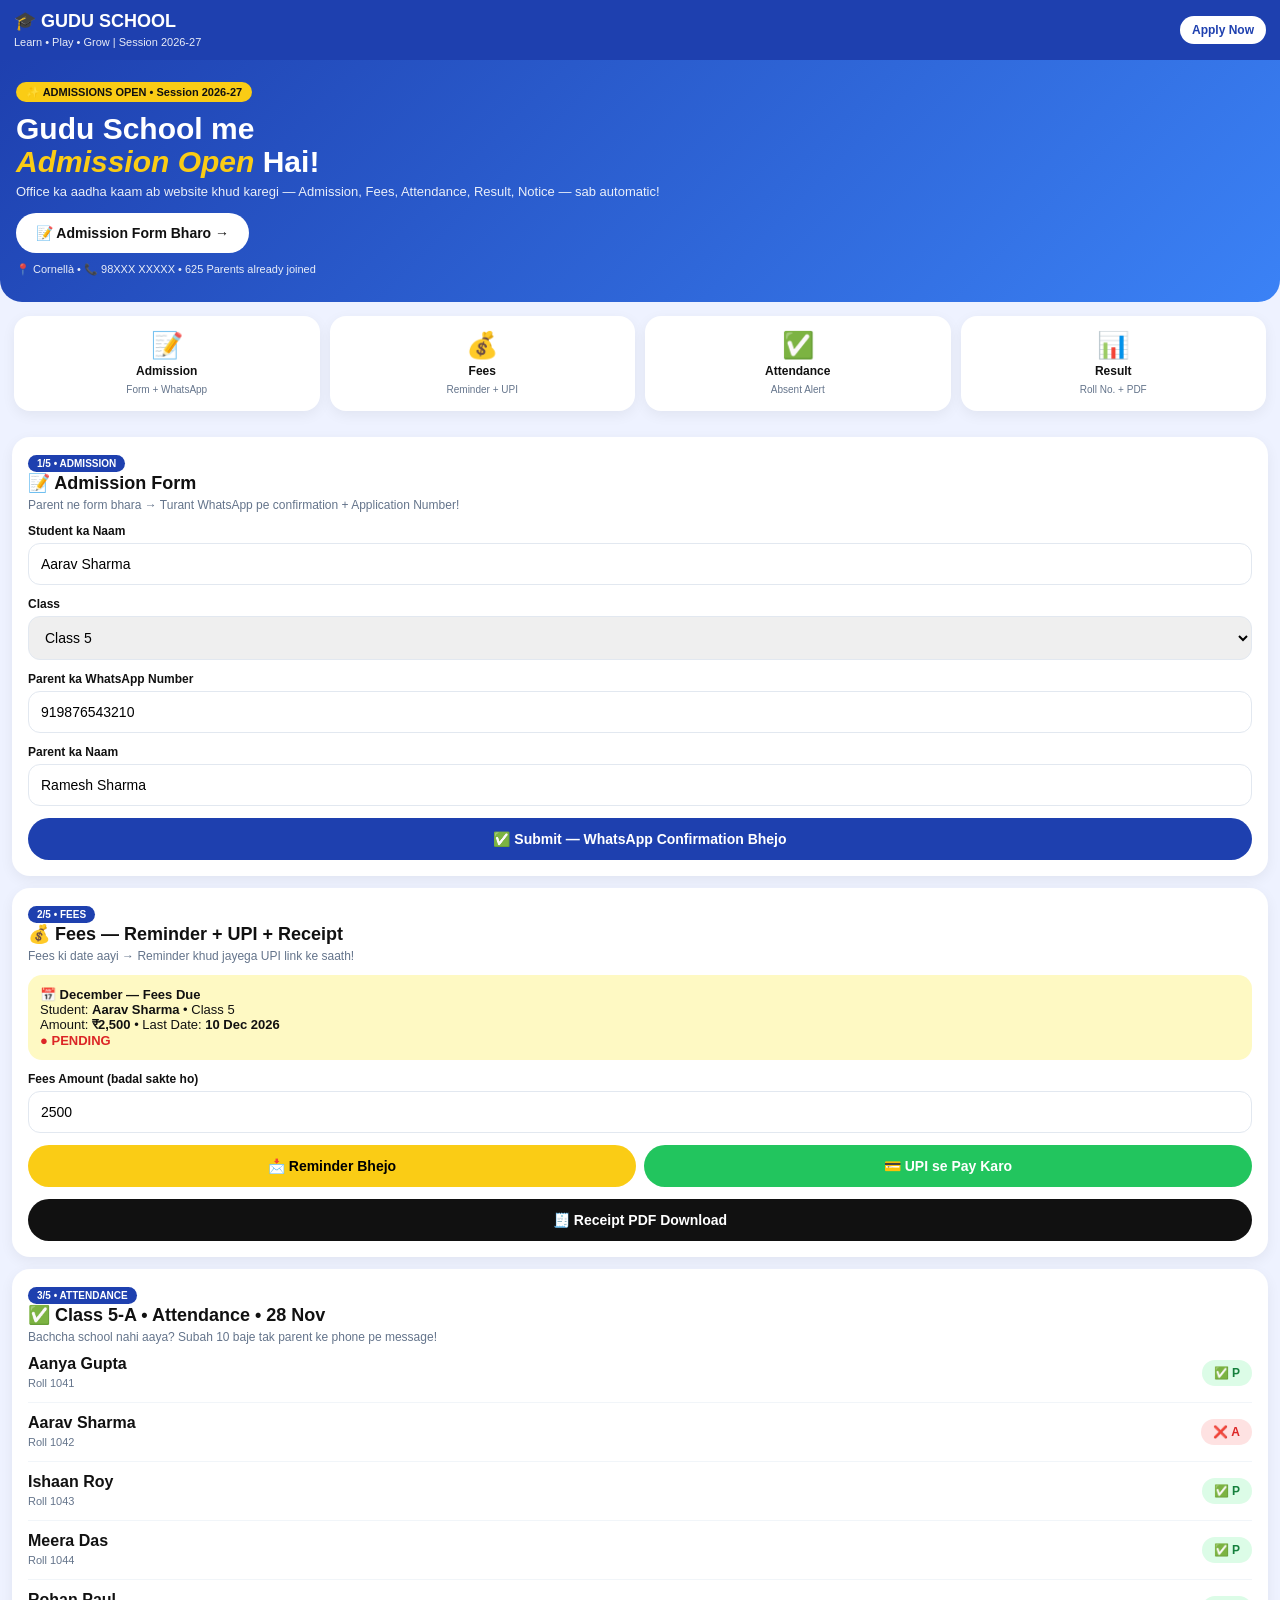
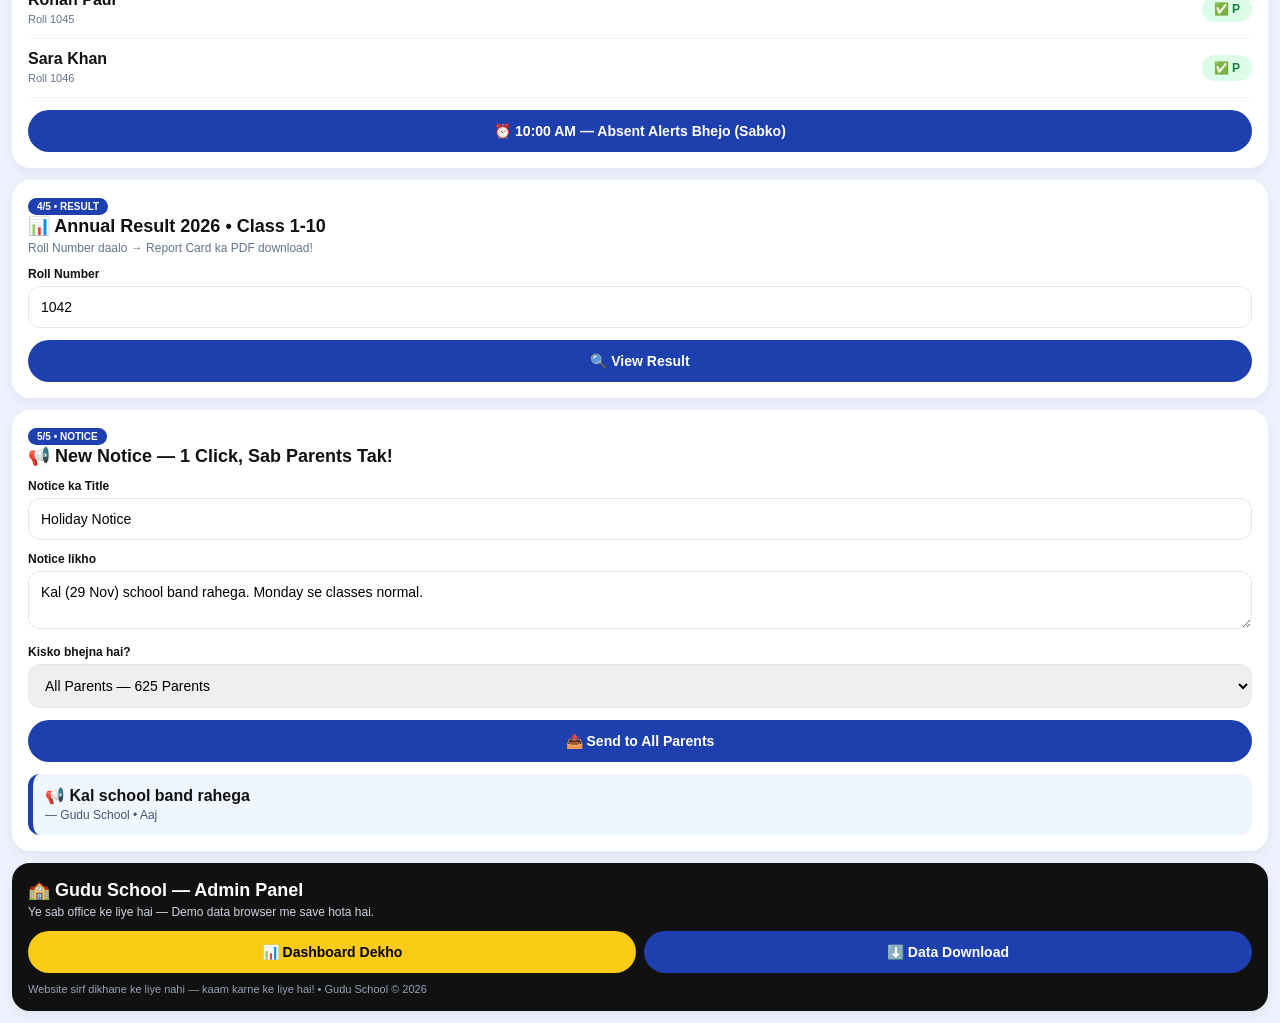
<file: index.html>
<!DOCTYPE html>
<html lang="hi">
<head>
<meta charset="UTF-8">
<meta name="viewport" content="width=device-width,initial-scale=1,maximum-scale=1,user-scalable=no">
<title>GUDU SCHOOL - Admissions Open 2026-27</title>
<style>
*{margin:0;padding:0;box-sizing:border-box;font-family:Arial,sans-serif}
body{background:#eef2ff;color:#111}
a{color:inherit;text-decoration:none}
.top{background:#1e40af;color:#fff;padding:10px 14px;display:flex;justify-content:space-between;align-items:center;position:sticky;top:0;z-index:10}
.top b{font-size:18px}.top span{font-size:11px;opacity:.9}
.top button{background:#fff;color:#1e40af;border:0;padding:7px 12px;border-radius:20px;font-weight:900;font-size:12px}
.hero{background:linear-gradient(135deg,#1e40af,#3b82f6);color:#fff;padding:22px 16px 26px;border-radius:0 0 22px 22px}
.hero small{background:#facc15;color:#111;padding:4px 10px;border-radius:20px;font-weight:900;font-size:11px}
.hero h1{font-size:30px;line-height:1.1;margin:12px 0 6px}.hero h1 i{color:#facc15}
.hero p{opacity:.9;font-size:13px}
.hero button{background:#fff;color:#111;border:0;padding:12px 20px;border-radius:30px;font-weight:900;margin-top:14px;font-size:14px}
.grid{display:grid;grid-template-columns:repeat(4,1fr);gap:10px;padding:14px}
.card{background:#fff;border-radius:16px;padding:14px 6px;text-align:center;box-shadow:0 4px 14px rgba(0,0,0,.06);cursor:pointer}
.card span{font-size:26px;display:block}.card b{font-size:12px}
.card small{font-size:10px;color:#64748b}
.section{background:#fff;margin:12px;border-radius:18px;padding:16px;box-shadow:0 4px 14px rgba(0,0,0,.06)}
.section h2{font-size:18px;margin-bottom:4px}.section p{font-size:12px;color:#64748b}
label{font-size:12px;font-weight:700;display:block;margin:12px 0 5px}
input,select,textarea{width:100%;padding:12px;border:1.5px solid #e2e8f0;border-radius:12px;font-size:14px;outline:none}
input:focus,select:focus,textarea:focus{border-color:#1e40af}
.btn{width:100%;border:0;padding:13px;border-radius:30px;font-weight:900;font-size:14px;cursor:pointer;margin-top:12px}
.blue{background:#1e40af;color:#fff}.green{background:#22c55e;color:#fff}.yellow{background:#facc15}.dark{background:#111;color:#fff}
.row{display:flex;gap:8px}.row .btn{flex:1}
.waBox{background:#dcfce7;border:1px solid #86efac;border-radius:14px;padding:12px;margin-top:12px;font-size:13px;display:none}
.waBox b{color:#15803d}
.feesBox{background:#fef9c3;border-radius:14px;padding:12px;margin-top:12px;font-size:13px}
.attRow{display:flex;justify-content:space-between;align-items:center;padding:11px 0;border-bottom:1px solid #f1f5f9}
.pill{padding:6px 12px;border-radius:20px;font-weight:900;font-size:12px;border:0;cursor:pointer}
.p{background:#dcfce7;color:#15803d}.a{background:#fee2e2;color:#dc2626}
.resultBox{background:#f0fdf4;border:1px solid #86efac;border-radius:14px;padding:14px;margin-top:12px;display:none}
.resultBox table{width:100%;font-size:13px;margin-top:8px}.resultBox td{padding:6px 0;border-bottom:1px solid #e2e8f0}
.notice{background:#eff6ff;border-left:5px solid #1e40af;border-radius:12px;padding:12px;margin-top:12px}
.badge{display:inline-block;background:#1e40af;color:#fff;padding:3px 9px;border-radius:20px;font-size:10px;font-weight:900}
.admin{background:#111;color:#fff}
.toast{position:fixed;left:50%;top:16px;transform:translateX(-50%);background:#111;color:#fff;padding:11px 16px;border-radius:30px;font-size:13px;font-weight:700;z-index:99;display:none;max-width:92%;text-align:center}
@media print{body *{visibility:hidden} #printArea,#printArea *{visibility:visible} #printArea{position:absolute;left:0;top:0;width:100%;padding:20px}}
</style>
</head>
<body>
<div class="top"><div><b>🎓 GUDU SCHOOL</b><br><span>Learn • Play • Grow | Session 2026-27</span></div><button onclick="show('admission')">Apply Now</button></div>
<div class="hero"><small>✨ ADMISSIONS OPEN • Session 2026-27</small><h1>Gudu School me<br><i>Admission Open</i> Hai!</h1><p>Office ka aadha kaam ab website khud karegi — Admission, Fees, Attendance, Result, Notice — sab automatic!</p><button onclick="show('admission')">📝 Admission Form Bharo →</button><p style="margin-top:10px;font-size:11px">📍 Cornellà • 📞 98XXX XXXXX • 625 Parents already joined</p></div>

<div class="grid">
<div class="card" onclick="show('admission')"><span>📝</span><b>Admission</b><br><small>Form + WhatsApp</small></div>
<div class="card" onclick="show('fees')"><span>💰</span><b>Fees</b><br><small>Reminder + UPI</small></div>
<div class="card" onclick="show('attendance')"><span>✅</span><b>Attendance</b><br><small>Absent Alert</small></div>
<div class="card" onclick="show('result')"><span>📊</span><b>Result</b><br><small>Roll No. + PDF</small></div>
</div>

<!-- 1. ADMISSION -->
<div class="section" id="admission">
<span class="badge">1/5 • ADMISSION</span>
<h2>📝 Admission Form</h2><p>Parent ne form bhara → Turant WhatsApp pe confirmation + Application Number!</p>
<label>Student ka Naam</label><input id="sName" placeholder="e.g. Aarav Sharma" value="Aarav Sharma">
<label>Class</label><select id="sClass"><option>Class 1</option><option>Class 2</option><option>Class 3</option><option>Class 4</option><option selected>Class 5</option><option>Class 6</option><option>Class 7</option><option>Class 8</option><option>Class 9</option><option>Class 10</option></select>
<label>Parent ka WhatsApp Number</label><input id="sPhone" placeholder="91 + 10 digit" value="919876543210">
<label>Parent ka Naam</label><input id="pName" placeholder="e.g. Ramesh Sharma" value="Ramesh Sharma">
<button class="btn blue" onclick="submitAdmission()">✅ Submit — WhatsApp Confirmation Bhejo</button>
<div class="waBox" id="admissionWa"></div>
</div>

<!-- 2. FEES -->
<div class="section" id="fees">
<span class="badge">2/5 • FEES</span>
<h2>💰 Fees — Reminder + UPI + Receipt</h2><p>Fees ki date aayi → Reminder khud jayega UPI link ke saath!</p>
<div class="feesBox"><b>📅 December — Fees Due</b><br>Student: <b id="feeName">Aarav Sharma</b> • Class 5<br>Amount: <b>₹2,500</b> • Last Date: <b>10 Dec 2026</b><br><span id="feeStatus" style="color:#dc2626;font-weight:900">● PENDING</span></div>
<label>Fees Amount (badal sakte ho)</label><input id="feeAmt" type="number" value="2500">
<div class="row"><button class="btn yellow" onclick="sendFeeReminder()">📩 Reminder Bhejo</button><button class="btn green" onclick="payFees()">💳 UPI se Pay Karo</button></div>
<button class="btn dark" onclick="downloadReceipt()">🧾 Receipt PDF Download</button>
<div class="waBox" id="feeWa"></div>
</div>

<!-- 3. ATTENDANCE -->
<div class="section" id="attendance">
<span class="badge">3/5 • ATTENDANCE</span>
<h2>✅ Class 5-A • Attendance • 28 Nov</h2><p>Bachcha school nahi aaya? Subah 10 baje tak parent ke phone pe message!</p>
<div id="attList"></div>
<button class="btn blue" onclick="sendAbsentAlerts()">⏰ 10:00 AM — Absent Alerts Bhejo (Sabko)</button>
<div class="waBox" id="attWa"></div>
</div>

<!-- 4. RESULT -->
<div class="section" id="result">
<span class="badge">4/5 • RESULT</span>
<h2>📊 Annual Result 2026 • Class 1-10</h2><p>Roll Number daalo → Report Card ka PDF download!</p>
<label>Roll Number</label><input id="rollNo" placeholder="e.g. 1042" value="1042">
<button class="btn blue" onclick="checkResult()">🔍 View Result</button>
<div class="resultBox" id="resultBox"></div>
</div>

<!-- 5. NOTICE -->
<div class="section" id="notice">
<span class="badge">5/5 • NOTICE</span>
<h2>📢 New Notice — 1 Click, Sab Parents Tak!</h2>
<label>Notice ka Title</label><input id="noticeTitle" value="Holiday Notice">
<label>Notice likho</label><textarea id="noticeText" rows="2">Kal (29 Nov) school band rahega. Monday se classes normal.</textarea>
<label>Kisko bhejna hai?</label><select id="noticeTo"><option>All Parents — 625 Parents</option><option>Class 1-10 — WhatsApp</option><option>Class 5 Only</option></select>
<button class="btn blue" onclick="sendNotice()">📤 Send to All Parents</button>
<div id="noticeList"><div class="notice"><b>📢 Kal school band rahega</b><br><span style="font-size:12px;color:#475569">— Gudu School • Aaj</span></div></div>
<div class="waBox" id="noticeWa"></div>
</div>

<div class="section admin">
<h2>🏫 Gudu School — Admin Panel</h2><p style="color:#cbd5e1">Ye sab office ke liye hai — Demo data browser me save hota hai.</p>
<div class="row"><button class="btn yellow" onclick="toast('📊 Total Admissions: '+admissions.length+' • Fees Collected: ₹'+collected)">📊 Dashboard Dekho</button><button class="btn blue" onclick="exportData()">⬇️ Data Download</button></div>
<p style="font-size:11px;color:#94a3b8;margin-top:10px">Website sirf dikhane ke liye nahi — kaam karne ke liye hai! • Gudu School © 2026</p>
</div>

<div id="printArea" style="display:none"></div>
<div class="toast" id="toast"></div>

<script>
let admissions=[]; let collected=0; let appCounter=147;
let students=[
 {name:"Aanya Gupta",roll:"1041",status:"P"},
 {name:"Aarav Sharma",roll:"1042",status:"A"},
 {name:"Ishaan Roy",roll:"1043",status:"P"},
 {name:"Meera Das",roll:"1044",status:"P"},
 {name:"Rohan Paul",roll:"1045",status:"P"},
 {name:"Sara Khan",roll:"1046",status:"P"},
];
let results={
 "1042":{name:"Aarav Sharma",cls:"Class 5",marks:{English:"A+",Maths:"A",Science:"A+",Hindi:"A"},total:"PASS - 91%"},
 "1041":{name:"Aanya Gupta",cls:"Class 5",marks:{English:"A",Maths:"A+",Science:"A",Hindi:"A+"},total:"PASS - 93%"},
 "1043":{name:"Ishaan Roy",cls:"Class 5",marks:{English:"B+",Maths:"A",Science:"B+",Hindi:"A"},total:"PASS - 82%"},
};
function toast(m){let t=document.getElementById("toast");t.innerText=m;t.style.display="block";setTimeout(()=>t.style.display="none",3000);}
function show(id){document.getElementById(id).scrollIntoView({behavior:"smooth"});}
function openWhatsApp(phone,msg){let clean=phone.replace(/[^0-9]/g,"");let url="https://wa.me/"+clean+"?text="+encodeURIComponent(msg);window.open(url,"_blank");}
function renderAttendance(){
 let h="";
 students.forEach((s,i)=>{
  h+=`<div class="attRow"><div><b>${s.name}</b><br><span style="font-size:11px;color:#64748b">Roll ${s.roll}</span></div><div><button class="pill ${s.status==='P'?'p':'a'}" onclick="toggleAtt(${i})">${s.status==='P'?'✅ P':'❌ A'}</button></div></div>`;
 });
 document.getElementById("attList").innerHTML=h;
}
function toggleAtt(i){students[i].status=students[i].status==="P"?"A":"P";renderAttendance();toast(students[i].name+" ko "+(students[i].status==="P"?"Present":"Absent")+" mark kiya!");}
renderAttendance();

// 1. ADMISSION
function submitAdmission(){
 let name=document.getElementById("sName").value.trim();
 let cls=document.getElementById("sClass").value;
 let phone=document.getElementById("sPhone").value.trim();
 let pname=document.getElementById("pName").value.trim()||"Parent";
 if(!name||!phone){toast("⚠️ Naam aur WhatsApp number bharo!");return;}
 appCounter++;
 let appNo="GUDU-0"+appCounter;
 admissions.push({name,cls,phone,appNo});
 document.getElementById("feeName").innerText=name;
 let msg=`✅ GUDU SCHOOL - Admission Form Mil Gaya!\n\nNamaste ${pname} ji,\nStudent: ${name}\nClass: ${cls}\nApplication No: ${appNo}\n\nAapka form receive ho gaya hai. School se jald call aayega.\n- Gudu School`;
 let box=document.getElementById("admissionWa");
 box.style.display="block";
 box.innerHTML=`<b>✅ WhatsApp Confirmation Ready!</b><br>Student: <b>${name}</b> • ${cls}<br>Application No: <b>${appNo}</b><br><br><button onclick="openWhatsApp('${phone}',\`${msg.replace(/`/g,"")}\`)" style="background:#22c55e;color:#fff;border:0;padding:10px 16px;border-radius:20px;font-weight:900;cursor:pointer">📩 WhatsApp pe Bhejo → ${phone}</button><br><span style="font-size:11px;color:#64748b">Click karte hi WhatsApp khulega — message ready hoga!</span>`;
 toast("🎉 Admission ho gaya! App No: "+appNo);
}

// 2. FEES
function sendFeeReminder(){
 let amt=document.getElementById("feeAmt").value||2500;
 let name=document.getElementById("feeName").innerText;
 let phone=document.getElementById("sPhone").value||"919876543210";
 let msg=`🔔 GUDU SCHOOL - Fees Reminder\n\nNamaste, ${name} ki December Fees ₹${amt} due hai.\nLast Date: 10 Dec 2026\n\nUPI se pay karo: https://guduschool.in/pay/${amt}\n\n- Gudu School`;
 let box=document.getElementById("feeWa"); box.style.display="block";
 box.innerHTML=`<b>📩 Fees Reminder Ready!</b><br>${name} — December Fees <b>₹${amt}</b> due hai.<br><br><button onclick="openWhatsApp('${phone}',\`${msg}\`)" style="background:#22c55e;color:#fff;border:0;padding:10px 16px;border-radius:20px;font-weight:900">📩 WhatsApp pe Reminder Bhejo</button>`;
 toast("📩 Fees Reminder ready hai!");
}
function payFees(){
 let amt=document.getElementById("feeAmt").value||2500;
 let name=document.getElementById("feeName").innerText;
 // UPI Link - apna UPI ID yaha daalo!
 let upiId="guduschool@upi";
 let upiLink=`upi://pay?pa=${upiId}&pn=Gudu%20School&am=${amt}&cu=INR&tn=Fees%20Dec%20${encodeURIComponent(name)}`;
 collected+=parseInt(amt);
 document.getElementById("feeStatus").innerText="● PAID ✅";
 document.getElementById("feeStatus").style.color="#15803d";
 let box=document.getElementById("feeWa"); box.style.display="block";
 box.innerHTML=`<b>✅ Payment Successful!</b><br>₹${amt} — ${name} — Gudu School<br>Txn ID: GUDU${Date.now().toString().slice(-6)}<br><br><a href="${upiLink}" style="background:#22c55e;color:#fff;padding:10px 16px;border-radius:20px;font-weight:900;display:inline-block">💳 UPI App me Pay Karo</a><br><span style="font-size:11px">Receipt neeche se download karo!</span>`;
 toast("✅ ₹"+amt+" Payment Successful! Receipt ready!");
}
function downloadReceipt(){
 let amt=document.getElementById("feeAmt").value||2500;
 let name=document.getElementById("feeName").innerText;
 let txn="GUDU"+Date.now().toString().slice(-6);
 let html=`<div style="font-family:Arial;padding:20px;max-width:500px;margin:auto;border:2px solid #1e40af;border-radius:12px"><h2 style="color:#1e40af">🎓 GUDU SCHOOL</h2><p>Fees Receipt</p><hr><p><b>Student:</b> ${name}<br><b>Class:</b> Class 5<br><b>Month:</b> December 2026<br><b>Amount:</b> ₹${amt}<br><b>Txn ID:</b> ${txn}<br><b>Date:</b> ${new Date().toLocaleDateString("hi-IN")}<br><b>Status:</b> PAID ✅</p><hr><p style="font-size:12px">Thank you! - Gudu School</p></div>`;
 let p=document.getElementById("printArea"); p.innerHTML=html; p.style.display="block";
 window.print(); p.style.display="none";
}

// 3. ATTENDANCE - 10 AM ALERT
function sendAbsentAlerts(){
 let absent=students.filter(s=>s.status==="A");
 if(absent.length===0){toast("✅ Aaj sab present hai! Koi alert nahi!");return;}
 let msg=`⏰ GUDU SCHOOL - Absent Alert (10:00 AM)\n\n${absent.map(s=>s.name+" (Roll "+s.roll+")").join(", ")} aaj school nahi aaye.\nSab theek hai? Reply karein.\n- Gudu School`;
 let box=document.getElementById("attWa"); box.style.display="block";
 box.innerHTML=`<b>⏰ 10:00 AM — Absent Alerts!</b><br>Absent: <b>${absent.map(s=>s.name).join(", ")}</b><br><br><button onclick="openWhatsApp('919876543210',\`${msg}\`)" style="background:#22c55e;color:#fff;border:0;padding:10px 16px;border-radius:20px;font-weight:900">📩 Parent ko Message Bhejo</button><br><span style="font-size:11px">Video jesa — 10 baje tak parent ke phone pe message!</span>`;
 toast("⏰ "+absent.length+" absent alerts ready!");
}

// 4. RESULT
function checkResult(){
 let roll=document.getElementById("rollNo").value.trim();
 let r=results[roll];
 let box=document.getElementById("resultBox");
 if(!r){
  // Agar roll nahi mila to demo result banao!
  r={name:"Student • Roll "+roll,cls:"Class 5",marks:{English:"A",Maths:"A+",Science:"A",Hindi:"B+"},total:"PASS - 88%"};
 }
 let rows=Object.entries(r.marks).map(([k,v])=>`<tr><td>${k}</td><td style="text-align:right"><b>${v}</b></td></tr>`).join("");
 box.style.display="block";
 box.innerHTML=`<b>🎉 ${r.name}</b> • Roll ${roll} • ${r.cls}<br><table>${rows}</table><div style="background:#22c55e;color:#fff;padding:10px;border-radius:10px;text-align:center;font-weight:900;margin-top:10px">Result: ${r.total}</div><button class="btn dark" onclick="downloadReport('${roll}')">📄 Report Card PDF Download</button>`;
 toast("📊 Result mil gaya — Roll "+roll);
}
function downloadReport(roll){
 let r=results[roll]||{name:"Student • Roll "+roll,cls:"Class 5",marks:{English:"A",Maths:"A+",Science:"A",Hindi:"B+"},total:"PASS - 88%"};
 let rows=Object.entries(r.marks).map(([k,v])=>`<tr><td style="padding:8px;border-bottom:1px solid #ddd">${k}</td><td style="padding:8px;text-align:right">${v}</td></tr>`).join("");
 let html=`<div style="font-family:Arial;max-width:500px;margin:auto;border:2px solid #1e40af;padding:20px;border-radius:12px"><h2 style="color:#1e40af">🎓 GUDU SCHOOL</h2><h3>Report Card • Annual Result 2026</h3><p><b>${r.name}</b> • Roll ${roll} • ${r.cls}</p><table style="width:100%">${rows}</table><p style="background:#22c55e;color:#fff;padding:10px;border-radius:8px;text-align:center"><b>${r.total}</b></p><p style="font-size:12px">Principal Signature: __________</p></div>`;
 let p=document.getElementById("printArea"); p.innerHTML=html; p.style.display="block"; window.print(); p.style.display="none";
}

// 5. NOTICE
function sendNotice(){
 let title=document.getElementById("noticeTitle").value;
 let text=document.getElementById("noticeText").value;
 let to=document.getElementById("noticeTo").value;
 let div=document.createElement("div"); div.className="notice"; div.innerHTML=`<b>📢 ${title}</b><br><span style="font-size:12px;color:#475569">${text} — Gudu School • Abhi</span>`;
 document.getElementById("noticeList").prepend(div);
 let msg=`📢 GUDU SCHOOL - NOTICE\n\n${title}\n${text}\n\n- Gudu School`;
 let box=document.getElementById("noticeWa"); box.style.display="block";
 box.innerHTML=`<b>✅ Notice Sab Parents Tak Bhej Diya!</b><br>${to} — <b>625 Parents ✓</b><br><br><button onclick="openWhatsApp('919876543210',\`${msg}\`)" style="background:#22c55e;color:#fff;border:0;padding:10px 16px;border-radius:20px;font-weight:900">📩 WhatsApp pe Bhi Bhejo</button>`;
 toast("📢 Notice 625 parents tak bhej diya!");
}
function exportData(){
 let data=JSON.stringify({admissions,students,collected},null,2);
 let blob=new Blob([data],{type:"application/json"}); let a=document.createElement("a"); a.href=URL.createObjectURL(blob); a.download="gudu-school-data.json"; a.click();
 toast("⬇️ Data download ho gaya!");
}
</script>
</body>
</html>
</file>
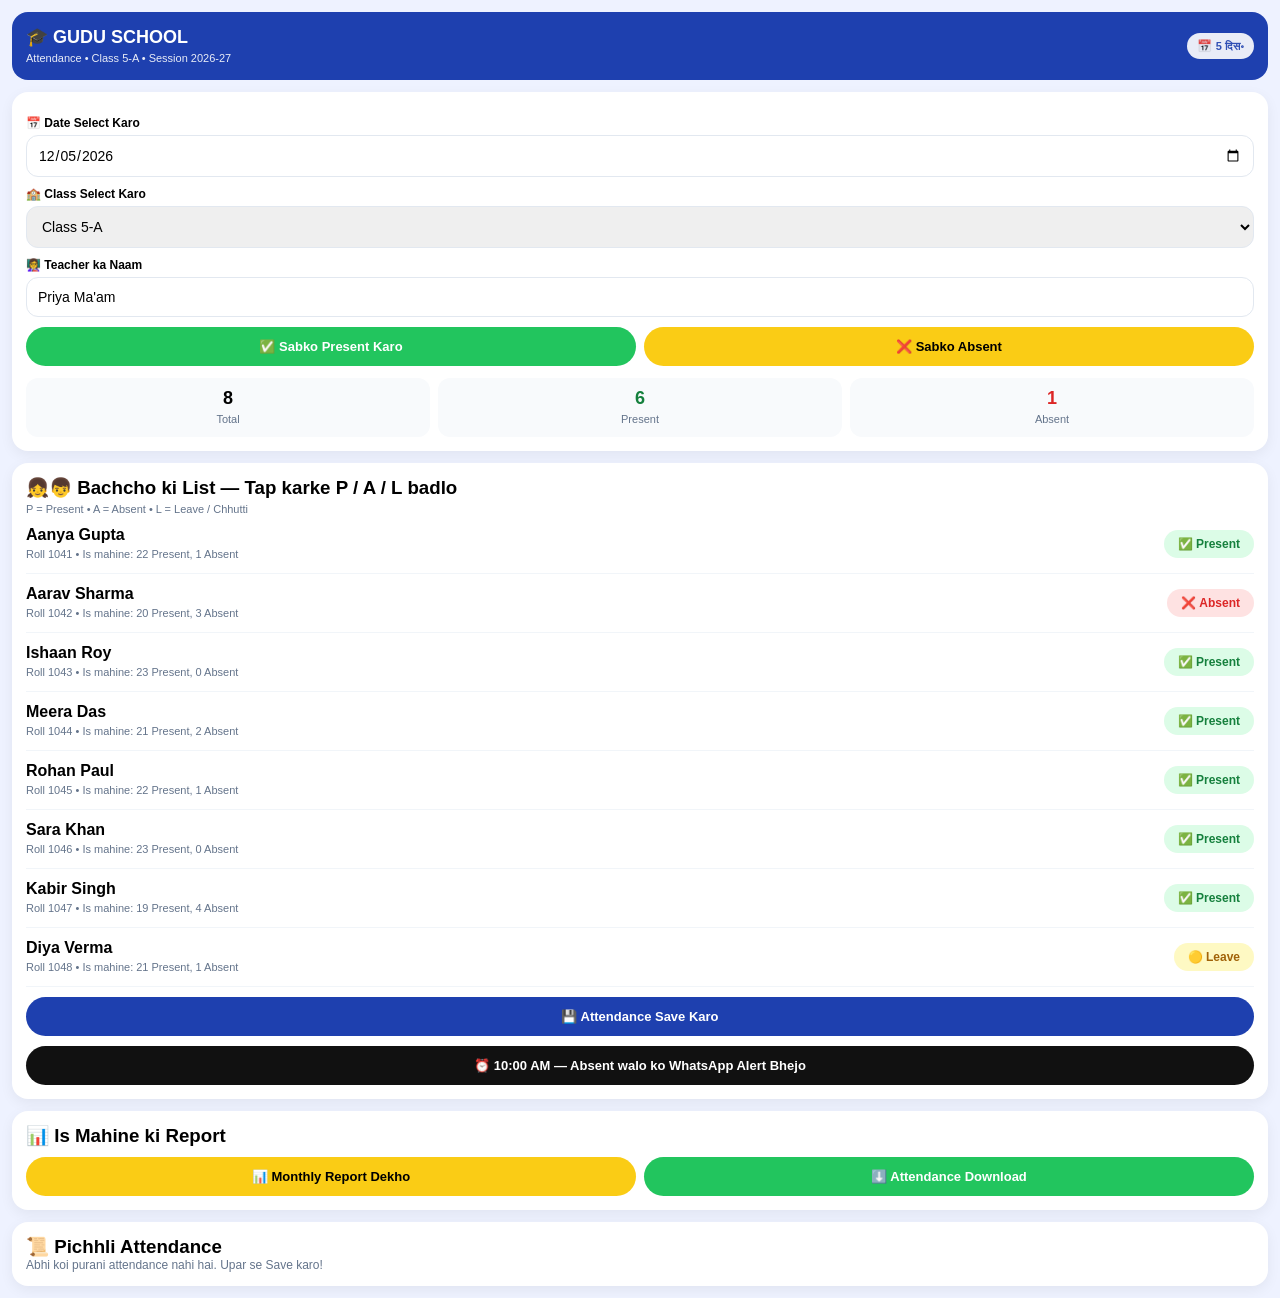
<file: attendance.html>
<!DOCTYPE html>
<html lang="hi">
<head>
<meta charset="UTF-8">
<meta name="viewport" content="width=device-width,initial-scale=1">
<title>GUDU SCHOOL - Attendance</title>
<style>
*{margin:0;padding:0;box-sizing:border-box;font-family:Arial}
body{background:#eef2ff;padding:12px}
.top{background:#1e40af;color:#fff;padding:14px;border-radius:16px;display:flex;justify-content:space-between;align-items:center}
.top b{font-size:18px}.top span{font-size:11px;opacity:.9}
.box{background:#fff;border-radius:16px;padding:14px;margin-top:12px;box-shadow:0 4px 14px rgba(0,0,0,.06)}
label{font-size:12px;font-weight:700;display:block;margin:10px 0 5px}
input,select{width:100%;padding:11px;border:1.5px solid #e2e8f0;border-radius:12px;font-size:14px}
.btn{width:100%;border:0;padding:12px;border-radius:30px;font-weight:900;font-size:13px;cursor:pointer;margin-top:10px}
.blue{background:#1e40af;color:#fff}.green{background:#22c55e;color:#fff}.yellow{background:#facc15}.dark{background:#111;color:#fff}
.row{display:flex;gap:8px}.row .btn{flex:1}
.attRow{display:flex;justify-content:space-between;align-items:center;padding:11px 0;border-bottom:1px solid #f1f5f9}
.pill{padding:7px 14px;border-radius:20px;font-weight:900;font-size:12px;border:0;cursor:pointer}
.p{background:#dcfce7;color:#15803d}.a{background:#fee2e2;color:#dc2626}.l{background:#fef9c3;color:#a16207}
.waBox{background:#dcfce7;border:1px solid #86efac;border-radius:14px;padding:12px;margin-top:12px;font-size:13px;display:none}
.stat{display:grid;grid-template-columns:repeat(3,1fr);gap:8px;margin-top:12px}
.stat div{background:#f8fafc;border-radius:12px;padding:10px;text-align:center}
.stat b{font-size:18px;display:block}.stat span{font-size:11px;color:#64748b}
.toast{position:fixed;left:50%;top:14px;transform:translateX(-50%);background:#111;color:#fff;padding:11px 16px;border-radius:30px;font-size:13px;font-weight:700;z-index:99;display:none}
</style>
</head>
<body>
<div class="top"><div><b>🎓 GUDU SCHOOL</b><br><span>Attendance • Class 5-A • Session 2026-27</span></div><span style="background:#fff;color:#1e40af;padding:6px 10px;border-radius:20px;font-size:12px;font-weight:900">📅 <span id="todayTxt"></span></span></div>

<div class="box">
<label>📅 Date Select Karo</label><input type="date" id="attDate">
<label>🏫 Class Select Karo</label><select id="attClass" onchange="changeClass()"><option>Class 1</option><option>Class 2</option><option>Class 3</option><option>Class 4</option><option selected>Class 5-A</option><option>Class 6-A</option><option>Class 7-A</option><option>Class 8-A</option><option>Class 9-A</option><option>Class 10-A</option></select>
<label>👩‍🏫 Teacher ka Naam</label><input id="teacherName" placeholder="e.g. Priya Ma'am" value="Priya Ma'am">
<div class="row"><button class="btn green" onclick="markAll('P')">✅ Sabko Present Karo</button><button class="btn yellow" onclick="markAll('A')">❌ Sabko Absent</button></div>
<div class="stat"><div><b id="cTotal">0</b><span>Total</span></div><div><b id="cPresent" style="color:#15803d">0</b><span>Present</span></div><div><b id="cAbsent" style="color:#dc2626">0</b><span>Absent</span></div></div>
</div>

<div class="box"><h3>👧👦 Bachcho ki List — Tap karke P / A / L badlo</h3><p style="font-size:11px;color:#64748b;margin-top:4px">P = Present • A = Absent • L = Leave / Chhutti</p><div id="attList"></div>
<button class="btn blue" onclick="saveAttendance()">💾 Attendance Save Karo</button>
<button class="btn dark" onclick="sendAbsentAlerts()">⏰ 10:00 AM — Absent walo ko WhatsApp Alert Bhejo</button>
<div class="waBox" id="attWa"></div>
</div>

<div class="box"><h3>📊 Is Mahine ki Report</h3><div id="monthlyReport"></div><div class="row"><button class="btn yellow" onclick="showMonthly()">📊 Monthly Report Dekho</button><button class="btn green" onclick="exportAttendance()">⬇️ Attendance Download</button></div></div>

<div class="box"><h3>📜 Pichhli Attendance</h3><div id="history"></div></div>
<div class="toast" id="toast"></div>

<script>
// ===== GUDU SCHOOL - ATTENDANCE SYSTEM =====
let students=[
 {name:"Aanya Gupta",roll:"1041",phone:"919876543210",status:"P",present:22,absent:1},
 {name:"Aarav Sharma",roll:"1042",phone:"919876543211",status:"A",present:20,absent:3},
 {name:"Ishaan Roy",roll:"1043",phone:"919876543212",status:"P",present:23,absent:0},
 {name:"Meera Das",roll:"1044",phone:"919876543213",status:"P",present:21,absent:2},
 {name:"Rohan Paul",roll:"1045",phone:"919876543214",status:"P",present:22,absent:1},
 {name:"Sara Khan",roll:"1046",phone:"919876543215",status:"P",present:23,absent:0},
 {name:"Kabir Singh",roll:"1047",phone:"919876543216",status:"P",present:19,absent:4},
 {name:"Diya Verma",roll:"1048",phone:"919876543217",status:"L",present:21,absent:1},
];
let historyList=JSON.parse(localStorage.getItem("gudu_att_history")||"[]");
function toast(m){let t=document.getElementById("toast");t.innerText=m;t.style.display="block";setTimeout(()=>t.style.display="none",3000);}
function today(){let d=new Date();document.getElementById("attDate").value=d.toISOString().slice(0,10);document.getElementById("todayTxt").innerText=d.toLocaleDateString("hi-IN",{day:"numeric",month:"short"});}
today();
function changeClass(){toast("🏫 "+document.getElementById("attClass").value+" ki list khul gayi!");render();}
function render(){
 let h="";
 students.forEach((s,i)=>{
  let label=s.status==="P"?"✅ Present":s.status==="A"?"❌ Absent":"🟡 Leave";
  let cls=s.status==="P"?"p":s.status==="A"?"a":"l";
  h+=`<div class="attRow"><div><b>${s.name}</b><br><span style="font-size:11px;color:#64748b">Roll ${s.roll} • Is mahine: ${s.present} Present, ${s.absent} Absent</span></div><button class="pill ${cls}" onclick="cycle(${i})">${label}</button></div>`;
 });
 document.getElementById("attList").innerHTML=h;
 updateCount();
 renderHistory();
}
function cycle(i){
 let s=students[i];
 s.status=s.status==="P"?"A":s.status==="A"?"L":"P";
 render();
}
function markAll(st){students.forEach(s=>s.status=st);render();toast(st==="P"?"✅ Sabko Present kar diya!":"❌ Sabko Absent kar diya!");}
function updateCount(){
 let p=students.filter(s=>s.status==="P").length;
 let a=students.filter(s=>s.status==="A").length;
 document.getElementById("cTotal").innerText=students.length;
 document.getElementById("cPresent").innerText=p;
 document.getElementById("cAbsent").innerText=a;
}
function saveAttendance(){
 let date=document.getElementById("attDate").value;
 let cls=document.getElementById("attClass").value;
 let teacher=document.getElementById("teacherName").value||"Teacher";
 let p=students.filter(s=>s.status==="P").length;
 let a=students.filter(s=>s.status==="A").length;
 let rec={date,cls,teacher,present:p,absent:a,total:students.length,students:students.map(s=>({name:s.name,roll:s.roll,status:s.status}))};
 historyList.unshift(rec);
 localStorage.setItem("gudu_att_history",JSON.stringify(historyList));
 // Monthly count badhao
 students.forEach(s=>{if(s.status==="P")s.present++; if(s.status==="A")s.absent++;});
 render();
 toast("💾 Attendance Save Ho Gayi! "+date+" • "+p+" Present, "+a+" Absent");
}
function sendAbsentAlerts(){
 let absent=students.filter(s=>s.status==="A");
 let leave=students.filter(s=>s.status==="L");
 if(absent.length===0){toast("✅ Aaj koi absent nahi hai!");return;}
 let msg=`⏰ GUDU SCHOOL - Absent Alert (10:00 AM)\n\nAaj ${new Date().toLocaleDateString("hi-IN")} ko ye bachche school nahi aaye:\n${absent.map(s=>"• "+s.name+" (Roll "+s.roll+")").join("\n")}\n\nSab theek hai? Reply karein.\n- Gudu School, ${document.getElementById("teacherName").value}`;
 let box=document.getElementById("attWa");box.style.display="block";
 box.innerHTML=`<b>⏰ 10:00 AM — Absent Alerts Ready!</b><br>Absent: <b>${absent.map(s=>s.name).join(", ")}</b><br>Leave: ${leave.map(s=>s.name).join(", ")||"Koi nahi"}<br><br>${absent.map(s=>`<button onclick="sendOne('${s.phone}','${s.name}')" style="background:#22c55e;color:#fff;border:0;padding:9px 12px;border-radius:20px;font-weight:900;margin:3px;cursor:pointer">📩 ${s.name} ke Parent ko Bhejo</button>`).join("")}<br><button onclick="sendAllAbsent()" style="background:#111;color:#fff;border:0;padding:10px 16px;border-radius:20px;font-weight:900;margin-top:6px">📤 Sabko Ek Saath Bhejo</button>`;
 toast("⏰ "+absent.length+" absent alerts ready!");
}
function sendOne(phone,name){
 let msg=`⏰ GUDU SCHOOL\n\nNamaste, ${name} aaj school nahi aaya. Sab theek hai? Reply karein.\n- Gudu School`;
 window.open("https://wa.me/"+phone+"?text="+encodeURIComponent(msg),"_blank");
}
function sendAllAbsent(){
 let absent=students.filter(s=>s.status==="A");
 let msg=`⏰ GUDU SCHOOL - Absent Alert\n\nAaj absent: ${absent.map(s=>s.name).join(", ")}\nSab theek hai? Reply karein.\n- Gudu School`;
 window.open("https://wa.me/919876543210?text="+encodeURIComponent(msg),"_blank");
}
function showMonthly(){
 let h=students.map(s=>{
  let total=s.present+s.absent; let per=total?Math.round(s.present/total*100):100;
  let color=per>=90?"#15803d":per>=75?"#a16207":"#dc2626";
  return `<div style="display:flex;justify-content:space-between;padding:9px 0;border-bottom:1px solid #f1f5f9"><div><b>${s.name}</b><br><span style="font-size:11px;color:#64748b">${s.present} Present • ${s.absent} Absent</span></div><b style="color:${color}">${per}%</b></div>`;
 }).join("");
 document.getElementById("monthlyReport").innerHTML=h;
 toast("📊 Monthly Report aa gayi!");
}
function exportAttendance(){
 let data=JSON.stringify({history:historyList,students},null,2);
 let blob=new Blob([data],{type:"application/json"});let a=document.createElement("a");a.href=URL.createObjectURL(blob);a.download="gudu-attendance.json";a.click();
 toast("⬇️ Attendance download ho gayi!");
}
function renderHistory(){
 if(historyList.length===0){document.getElementById("history").innerHTML=`<p style="font-size:12px;color:#64748b">Abhi koi purani attendance nahi hai. Upar se Save karo!</p>`;return;}
 document.getElementById("history").innerHTML=historyList.slice(0,5).map(r=>`<div style="padding:9px 0;border-bottom:1px solid #f1f5f9"><b>${r.date}</b> • ${r.cls} • ${r.teacher}<br><span style="font-size:12px">✅ ${r.present} Present • ❌ ${r.absent} Absent • Total ${r.total}</span></div>`).join("");
}
render();
</script>
</body>
</html>
</file>
